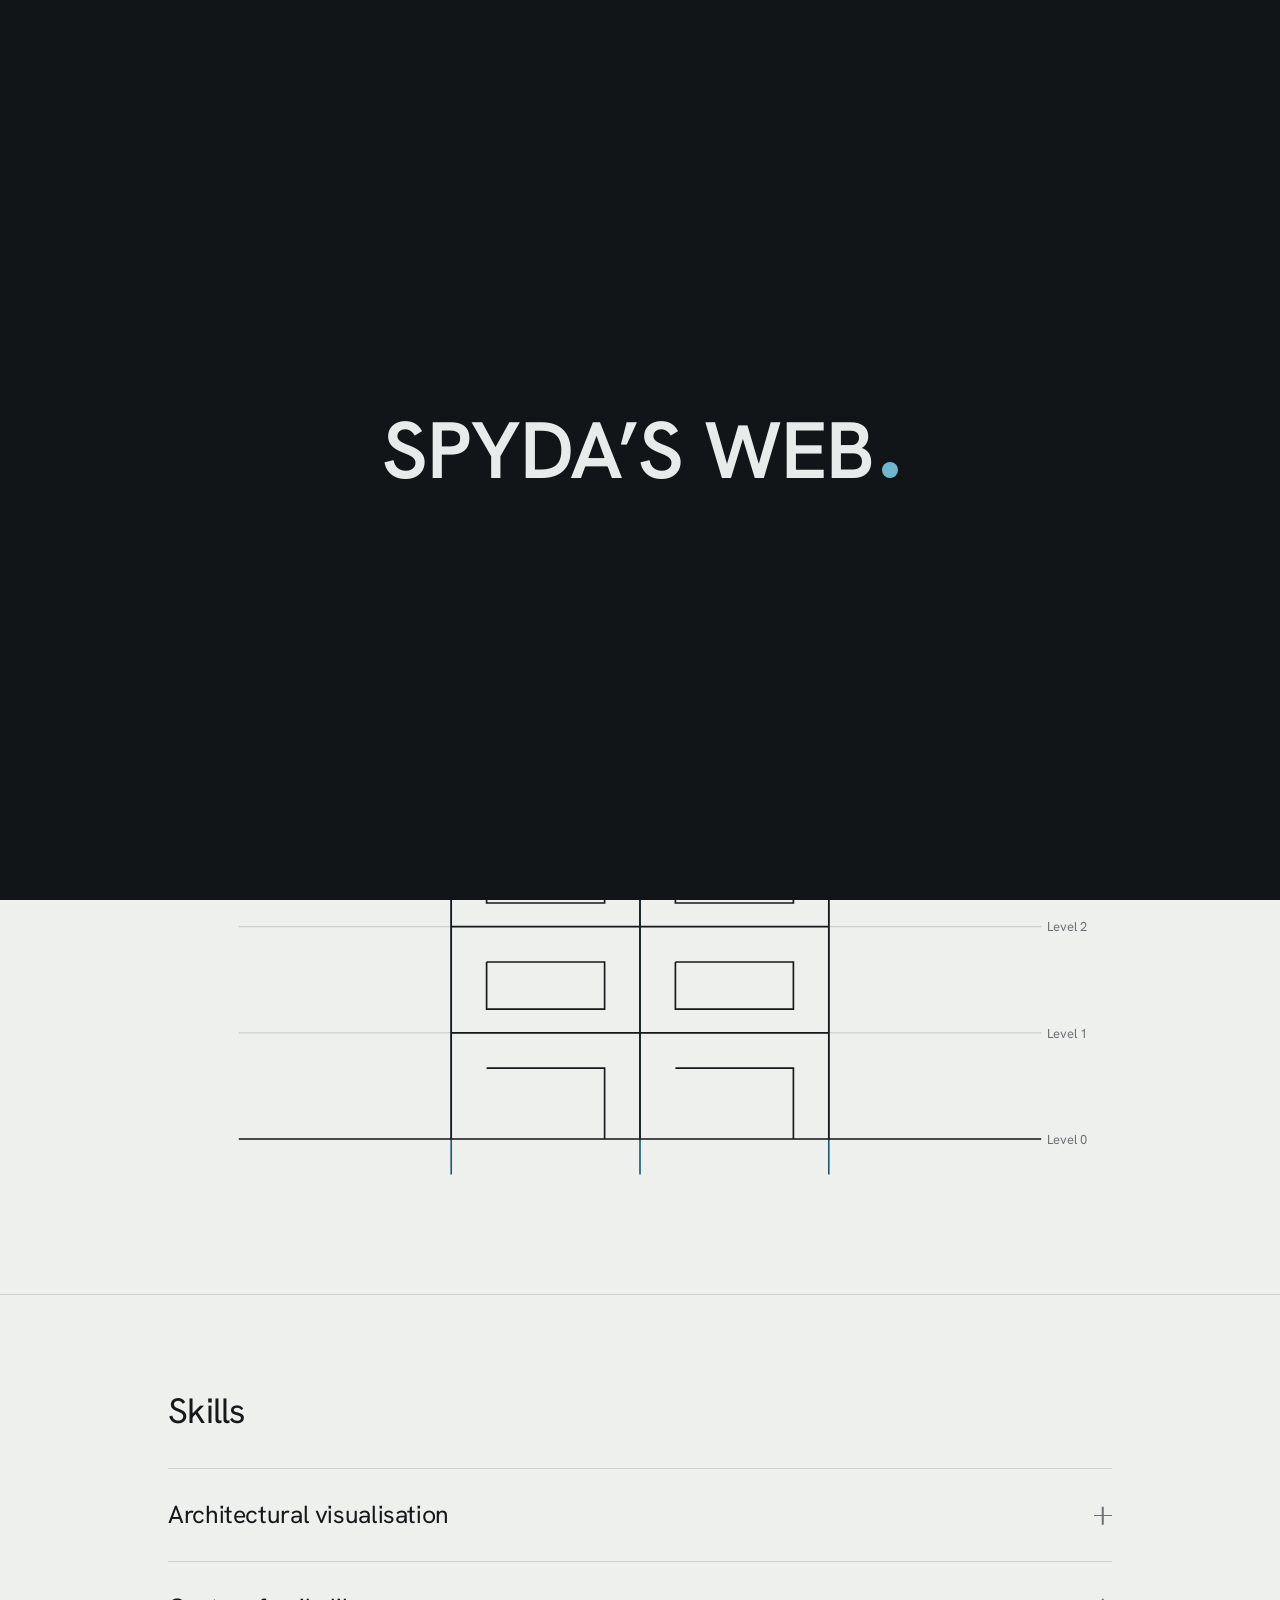
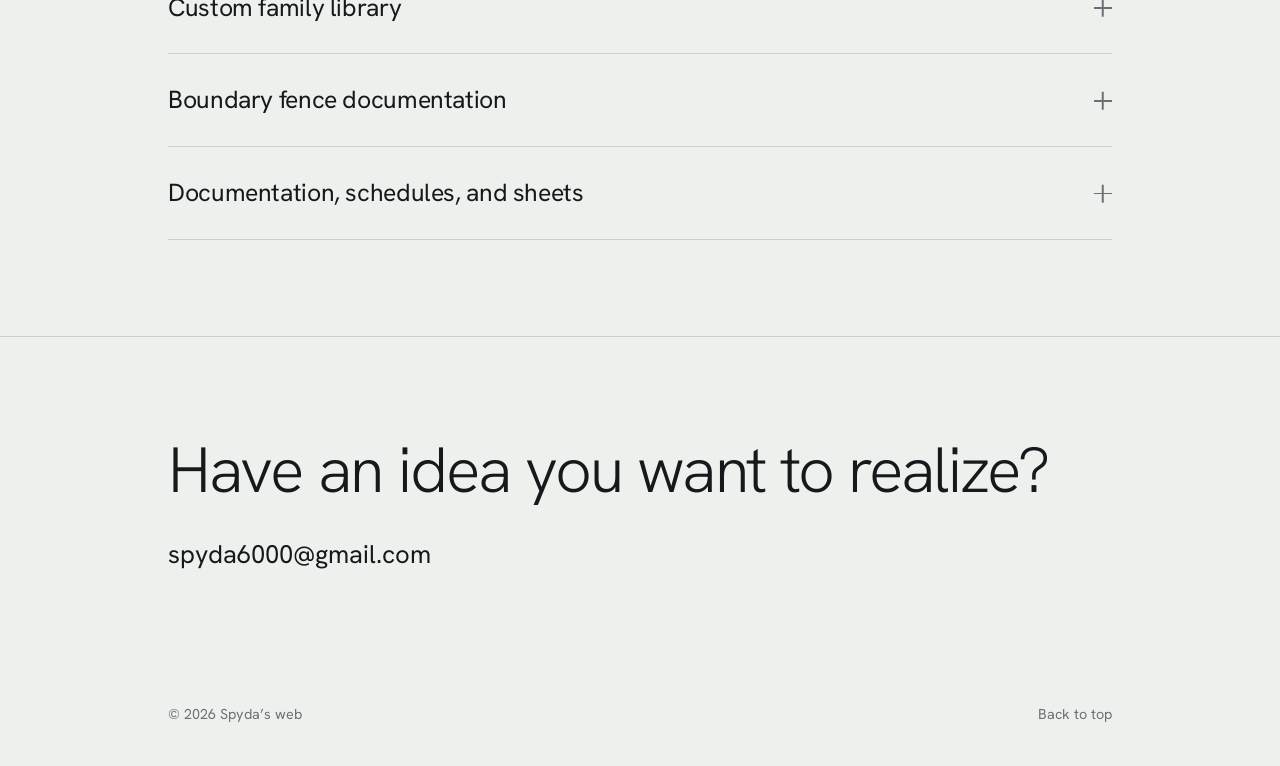
<file: index.html>
<!DOCTYPE html>
<html lang="en">
<head>
<meta charset="utf-8">
<meta name="viewport" content="width=device-width, initial-scale=1, viewport-fit=cover">
<title>Spyda’s web · BIM specialist, Revit</title>
<script>if(!matchMedia('(prefers-reduced-motion:reduce)').matches){document.documentElement.classList.add('hold','hold-logo')}</script>
<link rel="preconnect" href="https://fonts.googleapis.com">
<link rel="preconnect" href="https://fonts.gstatic.com" crossorigin>
<!-- Css files -->
<link rel="stylesheet" href="style.css">
<link href="https://fonts.googleapis.com/css2?family=Hanken+Grotesk:wght@300;400;500;600&display=swap" rel="stylesheet">
<style>

</style>
</head>
<body>

   <!-- <div id="curtain"></div> -->


<div class="veil" id="veil"></div>
<div class="mark" id="mark" aria-hidden="true"><span class="mark-t">SPYDA’S WEB<i class="dot"></i></span></div>
<div class="bg" aria-hidden="true"></div>
<svg class="geo" viewBox="0 0 1000 1000" preserveAspectRatio="xMidYMid slice" fill="none" stroke="currentColor" aria-hidden="true">
  <path d="M0 300L300 0M0 400L400 0M0 500L500 0" opacity=".6"/>
  <g class="spin">
    <circle cx="860" cy="140" r="110"/><circle cx="860" cy="140" r="190"/><circle cx="860" cy="140" r="280" stroke-dasharray="2 10"/>
    <path d="M860 -150V430M570 140H1150"/>
  </g>
  <g class="spin r">
    <rect x="40" y="740" width="200" height="200" transform="rotate(45 140 840)"/>
    <rect x="80" y="780" width="120" height="120" transform="rotate(45 140 840)"/>
    <rect x="0" y="700" width="280" height="280" stroke-dasharray="2 10" transform="rotate(45 140 840)"/>
  </g>
</svg>

<header id="site-header">
  <div class="wrap">
    <a class="logo" id="logo" href="#top">SPYDA’S WEB<i class="dot"></i></a>
    <nav aria-label="Main">
      <a class="ul" href="gallery.html">Gallery</a>
      <a class="ul" href="#skills">Skills</a>
      <a class="ul" href="#contact">Contact</a>
    </nav>
  </div>
</header>

<main id="top">
  <div class="wrap">
    <div class="hero">
      <h1 aria-label="Models that get built the way they were drawn.">
        <span aria-hidden="true"><i style="--i:0">Models that get</i></span>
        <span aria-hidden="true"><i style="--i:1">built the way</i></span>
        <span aria-hidden="true"><i style="--i:2">they were drawn.</i></span>
      </h1>
      <p class="intro">I’m Kyrian, a mechatronics engineer with an inclination toward BIM and interior modeling in Revit and SketchUp. I build coordinated models, documentation sets and families for architects and contractors.</p>
      <a class="cta" href="gallery.html">View a project</a>

      <div class="plan" aria-hidden="true">
        <svg viewBox="0 0 800 400" fill="none">
          <!-- levels -->
          <path class="d g" pathLength="1" style="--d:.1s" d="M60 350H740"/>
          <path class="d g" pathLength="1" style="--d:.2s" d="M60 260H740"/>
          <path class="d g" pathLength="1" style="--d:.3s" d="M60 170H740"/>
          <path class="d g" pathLength="1" style="--d:.4s" d="M60 80H740"/>
          <!-- grids -->
          <path class="d a" pathLength="1" style="--d:.5s" d="M240 38V380"/>
          <path class="d a" pathLength="1" style="--d:.6s" d="M400 38V380"/>
          <path class="d a" pathLength="1" style="--d:.7s" d="M560 38V380"/>
          <circle class="d a" pathLength="1" style="--d:.9s" cx="240" cy="24" r="14"/>
          <circle class="d a" pathLength="1" style="--d:1s" cx="400" cy="24" r="14"/>
          <circle class="d a" pathLength="1" style="--d:1.1s" cx="560" cy="24" r="14"/>
          <!-- building -->
          <path class="d" pathLength="1" style="--d:.8s" d="M240 350V80H560V350"/>
          <path class="d" pathLength="1" style="--d:1.2s" d="M220 80H580"/>
          <path class="d" pathLength="1" style="--d:1.3s" d="M240 260H560M240 170H560M400 80V350"/>
          <!-- openings -->
          <path class="d" pathLength="1" style="--d:1.5s" d="M270 110h100v40H270zM430 110h100v40H430z"/>
          <path class="d" pathLength="1" style="--d:1.6s" d="M270 200h100v40H270zM430 200h100v40H430z"/>
          <path class="d" pathLength="1" style="--d:1.7s" d="M270 290h100v60M430 290h100v60"/>
          <path class="d" pathLength="1" style="--d:1.9s" d="M60 350H740"/>
          <g text-anchor="middle">
            <text x="240" y="28">A</text><text x="400" y="28">B</text><text x="560" y="28">C</text>
          </g>
          <text x="745" y="354">Level 0</text>
          <text x="745" y="264">Level 1</text>
          <text x="745" y="174">Level 2</text>
          <text x="745" y="84">Roof</text>
        </svg>
      </div>
    </div>
  </div>

  <section id="skills">
    <div class="wrap">
      <div class="head"><h2>Skills</h2><span></span></div>
      <ul class="work">
        <li>
          <button aria-expanded="false" aria-controls="p3" id="b3">Architectural visualisation<span class="plus"></span></button>
          <div class="panel" id="p3" role="region" aria-labelledby="b3"><div>
            <p>Revit models taken into rendering with consistent materials and lighting, so clients see the design as it will be built.</p>
            <small>Revit, 3D rendering</small>
          </div></div>
        </li>
        <li>
          <button aria-expanded="false" aria-controls="p4" id="b4">Custom family library<span class="plus"></span></button>
          <div class="panel" id="p4" role="region" aria-labelledby="b4"><div>
            <p>Lightweight, reusable families with clean parameters and type catalogs, built to keep project files fast.</p>
            <small>Revit families, standards</small>
          </div></div>
        </li>
        <li>
          <button aria-expanded="false" aria-controls="p1" id="b1">Boundary fence documentation<span class="plus"></span></button>
          <div class="panel" id="p1" role="region" aria-labelledby="b1"><div>
            <p>Parametric fence and gate families driving plans, elevations and quantity schedules for a full property perimeter.</p>
            <small>Revit, families, </small>
          </div></div>
        </li>
        <li>
          <button aria-expanded="false" aria-controls="p2" id="b2">Documentation, schedules, and sheets<span class="plus"></span></button>
          <div class="panel" id="p2" role="region" aria-labelledby="b2"><div>
            <p>Properly annotated plans, windows and door schedules, and lovely presentaions to clients taste</p>
            <small>Presentation, sheets, and schedules</small>
          </div></div>
        </li>
      </ul>
    </div>
  </section>

  <!-- <section id="skills">
    <div class="wrap">
      <div class="head"><h2>What I do</h2><span></span></div>
      <ul class="skills">
        <li>Revit modelling</li>
        <li>Parametric families</li>
        <li>Documentation and sheets</li>
        <li>Schedules and quantities</li>
        <li>Model coordination</li>
        <li>Rendering and visualisation</li>
      </ul>
    </div>
  </section> -->

  <section id="contact" class="contact">
    <div class="wrap">
      <h2>Have an idea you want to realize?</h2>
      <a class="mail ul" href="mailto:spyda6000@gmail.com">spyda6000@gmail.com</a>
      <!-- <a class="insta ul" href="https://instagram.com/YOUR_HANDLE" target="_blank" rel="noopener noreferrer">@YOUR_HANDLE</a> -->
    </div>
  </section>
</main>

<footer>
  <div class="wrap"><span>© 2026 Spyda’s web</span><a class="ul" href="#top">Back to top</a></div>
</footer>

<script>
document.querySelectorAll('.work button').forEach(function(btn){
  btn.addEventListener('click', function(){
    var li = btn.parentElement;
    var open = li.classList.toggle('open');
    btn.setAttribute('aria-expanded', open);
    if(open){
      document.querySelectorAll('.work li.open').forEach(function(o){
        if(o!==li){ o.classList.remove('open'); o.querySelector('button').setAttribute('aria-expanded','false'); }
      });
    }
  });
});

(function(){
  var root=document.documentElement;
  if(!root.classList.contains('hold')) return;
  var veil=document.getElementById('veil'), wrap=document.getElementById('mark'), mark=wrap.firstElementChild, logo=document.getElementById('logo'), done=false;
  function finish(){ if(done) return; done=true; root.classList.remove('hold','hold-logo'); veil.remove(); wrap.remove(); }
  setTimeout(finish,5000);
  var fonts=document.fonts&&document.fonts.ready?document.fonts.ready:Promise.resolve();
  Promise.race([fonts,new Promise(function(r){setTimeout(r,1200)})]).then(function(){
    var ease='cubic-bezier(.76,0,.2,1)';
    var appear=mark.animate([{opacity:0,transform:'scale(.9)'},{opacity:1,transform:'scale(1)'}],{duration:800,easing:'cubic-bezier(.22,.8,.24,1)',fill:'forwards'});
    appear.finished.then(function(){return new Promise(function(r){setTimeout(r,350)})}).then(function(){
      var m=mark.getBoundingClientRect(), l=logo.getBoundingClientRect();
      var s=l.width/m.width;
      var dx=(l.left+l.width/2)-(m.left+m.width/2), dy=(l.top+l.height/2)-(m.top+m.height/2);
      var o={duration:950,easing:ease,fill:'forwards'};
      var fly=mark.animate([{transform:'translate(0,0) scale(1)',color:'#E7EBEA'},{transform:'translate('+dx+'px,'+dy+'px) scale('+s+')',color:getComputedStyle(logo).color}],o);
      mark.querySelector('.dot').animate([{backgroundColor:'#6FB6CF'},{backgroundColor:getComputedStyle(logo.querySelector('.dot')).backgroundColor}],o);
      veil.animate([{clipPath:'inset(0 0 0 0)'},{clipPath:'inset(0 0 100% 0)'}],{duration:800,delay:150,easing:ease,fill:'forwards'});
      setTimeout(function(){root.classList.remove('hold')},450);
      return fly.finished;
    }).then(finish).catch(finish);
  }).catch(finish);
})();

const header = document.getElementById('site-header');

const onScroll = () => {
  header.classList.toggle('scrolled', window.scrollY > 20);
};

window.addEventListener('scroll', onScroll, { passive: true });
onScroll(); // run once in case the page loads already scrolled



// curtain 
 /* Swipe UP on load — reveal the page */
    window.addEventListener('DOMContentLoaded', () => {
      requestAnimationFrame(() => {
        document.getElementById('curtain').classList.add('up');
      });
    });
 
    /* Call this for every link/button instead of href */
    function navigateTo(url) {
      const curtain = document.getElementById('curtain');
      curtain.classList.remove('up');
      curtain.classList.add('down');          // swipe DOWN to cover page
 
      setTimeout(() => {
        window.location.href = url;           // go to new page (swipe UP fires on load there)
      }, 800);                                // wait for animation to finish
    }

</script>
</body>
</html>
</file>
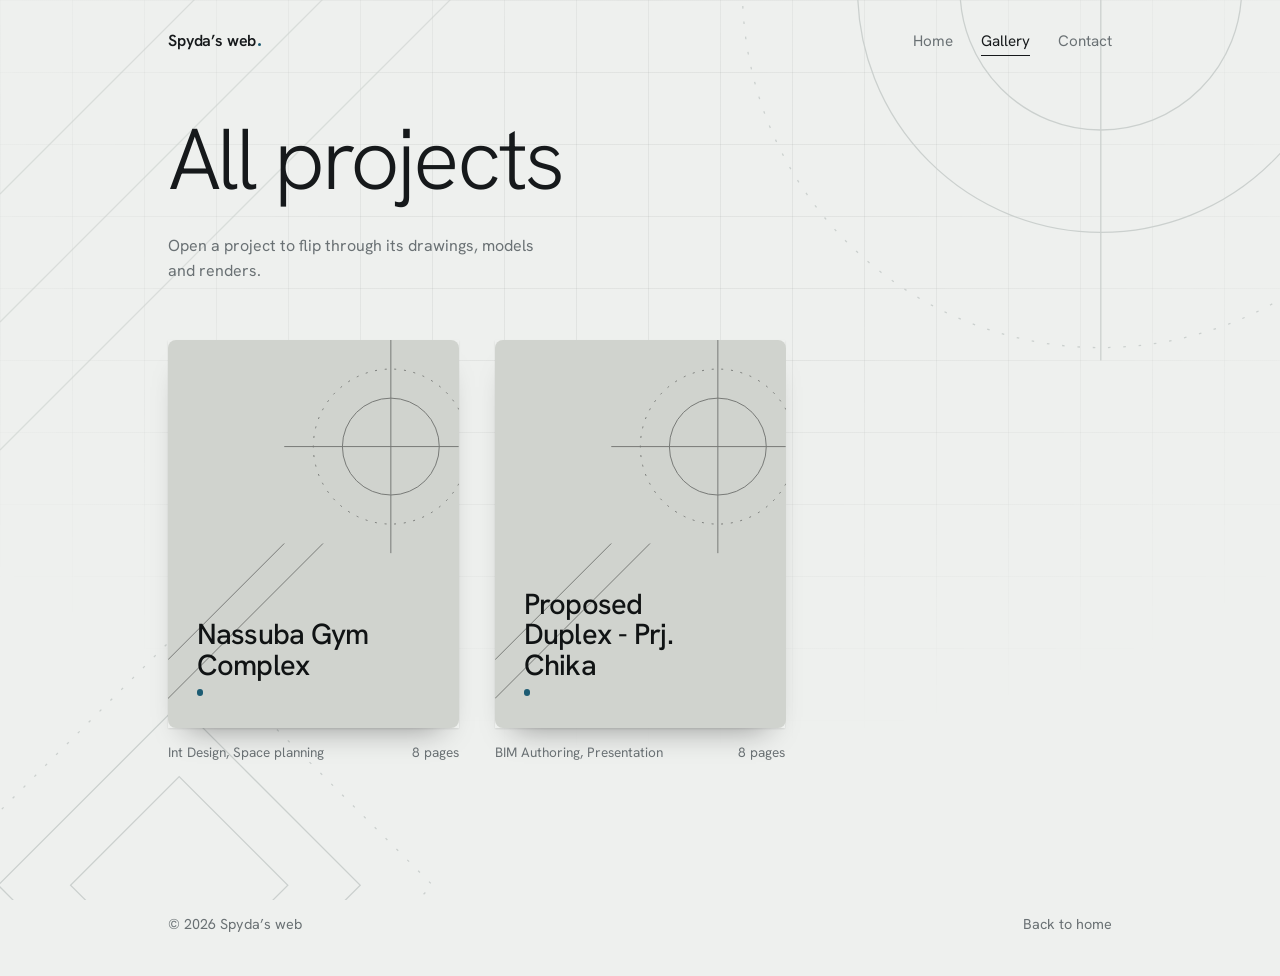
<file: gallery.html>
<!DOCTYPE html>
<html lang="en">
<head>
<meta charset="utf-8">
<meta name="viewport" content="width=device-width, initial-scale=1, viewport-fit=cover">
<title>Gallery · Spyda’s web</title>
<link rel="preconnect" href="https://fonts.googleapis.com">
<link rel="preconnect" href="https://fonts.gstatic.com" crossorigin>
<link href="https://fonts.googleapis.com/css2?family=Hanken+Grotesk:wght@300;400;500;600&display=swap" rel="stylesheet">
<link rel="stylesheet" href="gallery.css">
<link rel="stylesheet" href="style.css">
</head>
<body>

 <div id="curtain"></div>


<div class="bg" aria-hidden="true"></div>
<svg class="geo" viewBox="0 0 1000 1000" preserveAspectRatio="xMidYMid slice" fill="none" stroke="currentColor" aria-hidden="true">
  <path d="M0 300L300 0M0 400L400 0M0 500L500 0" opacity=".6"/>
  <g class="spin"><circle cx="860" cy="140" r="110"/><circle cx="860" cy="140" r="190"/><circle cx="860" cy="140" r="280" stroke-dasharray="2 10"/><path d="M860 -150V430M570 140H1150"/></g>
  <g class="spin r"><rect x="40" y="740" width="200" height="200" transform="rotate(45 140 840)"/><rect x="80" y="780" width="120" height="120" transform="rotate(45 140 840)"/><rect x="0" y="700" width="280" height="280" stroke-dasharray="2 10" transform="rotate(45 140 840)"/></g>
</svg>

<header id="site-header">
  <div class="wrap">
    <a class="logo" href="index.html">Spyda’s web<i class="dot"></i></a>
    <nav aria-label="Main">
      <a class="ul" href="index.html">Home</a>
      <a class="ul on" href="gallery.html">Gallery</a>
      <a class="ul" href="index.html#contact">Contact</a>
    </nav>
  </div>
</header>

<main class="wrap">
  <div class="top">
    <h1>All projects</h1>
    <p class="sub">Open a project to flip through its drawings, models and renders.</p>
  </div>
  <ul class="shelf" id="shelf"></ul>
</main>

<footer><div class="wrap"><span>© 2026 Spyda’s web</span><a class="ul" href="index.html">Back to home</a></div></footer>

<script src="gallery.js"></script>
<script>
var shelf=document.getElementById('shelf');
PROJECTS.forEach(function(p,i){
  var li=document.createElement('li'), a=document.createElement('a');
  a.className='card'; a.href='reader.html?p='+p.id; a.style.setProperty('--i',i);
  a.innerHTML='<div class="cover"></div><div class="meta"><span class="tag">'+p.tag+'</span><small>'+p.pages.length+' pages</small>';
  a.querySelector('.cover').appendChild(pageEl(p,0));
  li.appendChild(a); shelf.appendChild(li);
});
var cards=document.querySelectorAll('.card');
if('IntersectionObserver' in window){
  var io=new IntersectionObserver(function(es){es.forEach(function(e){if(e.isIntersecting){e.target.classList.add('in');io.unobserve(e.target)}})},{threshold:.15});
  cards.forEach(function(c){io.observe(c)});
}else{cards.forEach(function(c){c.classList.add('in')})}


const header = document.getElementById('site-header');

const onScroll = () => {
  header.classList.toggle('scrolled', window.scrollY > 20);
};

window.addEventListener('scroll', onScroll, { passive: true });
onScroll(); // run once in case the page loads already scrolled


</script>
</body>
</html>
</file>
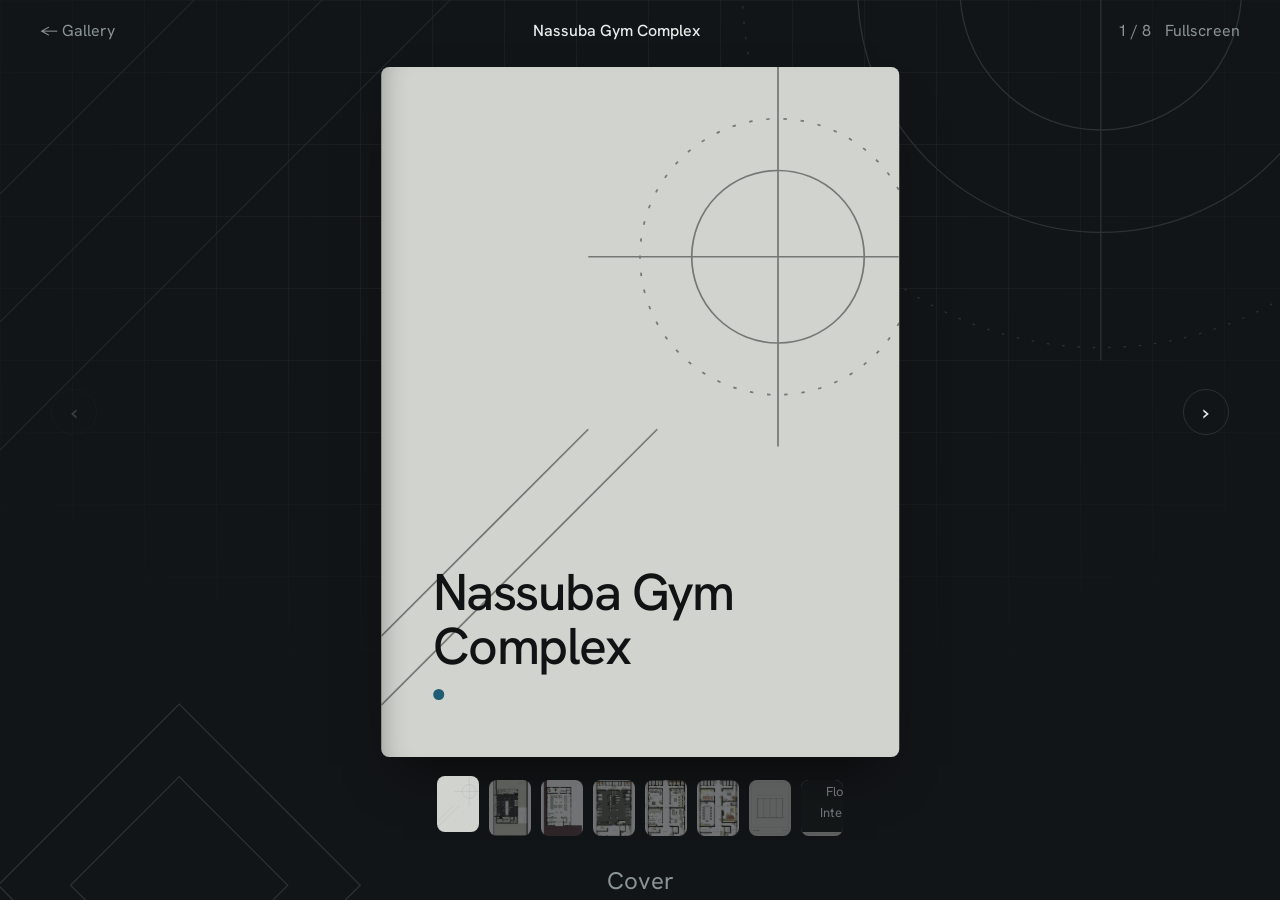
<file: reader.html>
<!DOCTYPE html>
<html lang="en" data-theme="dark">
<head>
<meta charset="utf-8">
<meta name="viewport" content="width=device-width, initial-scale=1, viewport-fit=cover">
<title>Reader · Spyda’s web</title>
<link rel="preconnect" href="https://fonts.googleapis.com">
<link rel="preconnect" href="https://fonts.gstatic.com" crossorigin>
<link href="https://fonts.googleapis.com/css2?family=Hanken+Grotesk:wght@300;400;500;600&display=swap" rel="stylesheet">
<link rel="stylesheet" href="gallery.css">
<style>
body{height:calc(100dvh - env(safe-area-inset-top,0px) - env(safe-area-inset-bottom,0px));display:flex;flex-direction:column;overflow:hidden}
button{all:unset;box-sizing:border-box;cursor:pointer}
.bar{display:flex;align-items:center;gap:16px;padding:18px clamp(16px,4vw,40px)}
.bar .title{flex:1;text-align:center;font-weight:500;white-space:nowrap;overflow:hidden;text-overflow:ellipsis}
.back{color:var(--muted);flex:none}
.right{display:flex;align-items:center;gap:14px;flex:none;color:var(--muted);font-variant-numeric:tabular-nums}
.stage{flex:1;min-height:0;display:flex;align-items:center;justify-content:center;gap:clamp(8px,2vw,28px);padding:0 clamp(8px,2vw,24px);touch-action:pan-y}
.nav{flex:none;width:46px;height:46px;border:1px solid var(--line);border-radius:50%;display:grid;place-items:center;font-size:1.5rem;line-height:1;transition:background .3s,color .3s,opacity .3s}
.nav:hover{background:var(--ink);color:var(--bg)}
.nav[disabled]{opacity:.2;pointer-events:none}
.book{position:relative;display:grid;grid-template-columns:1fr 1fr;aspect-ratio:3/2;width:min(calc(100vw - 150px),calc((100dvh - 210px)*1.5));perspective:2600px;transition:transform .8s var(--ease);cursor:pointer}
.book.solo-r{transform:translateX(-25%)}
.book.solo-l{transform:translateX(25%)}
.book.single{grid-template-columns:1fr;aspect-ratio:3/4;width:min(calc(100vw - 32px),calc((100dvh - 210px)*.75))}
.book.single .slot.l{display:none}
.slot{position:relative;min-width:0}
.slot .page:not(.blank){box-shadow:0 30px 50px -22px rgba(0,0,0,.6)}
.slot.l .page:not(.blank){box-shadow:inset -22px 0 26px -22px rgba(0,0,0,.3),0 30px 50px -22px rgba(0,0,0,.6)}
.slot.r .page:not(.blank){box-shadow:inset 22px 0 26px -22px rgba(0,0,0,.3),0 30px 50px -22px rgba(0,0,0,.6)}
.leaf{position:absolute;top:0;width:50%;height:100%;z-index:5;transform-style:preserve-3d;transition:transform .95s cubic-bezier(.6,.05,.25,1)}
.leaf.nx{right:0;transform-origin:left center}
.leaf.pv{left:0;transform-origin:right center}
.face{position:absolute;inset:0;-webkit-backface-visibility:hidden;backface-visibility:hidden}
.face.bk{transform:rotateY(180deg)}
.thumbs{display:flex;gap:10px;overflow-x:auto;padding:18px clamp(16px,4vw,40px) 20px;justify-content:safe center;scrollbar-width:none}
.thumbs::-webkit-scrollbar{display:none}
.th{flex:none;width:42px;aspect-ratio:3/4;opacity:.4;transition:opacity .3s,transform .4s var(--ease)}
.th:hover{opacity:.8}
.th.on{opacity:1;transform:translateY(-4px)}
.th .pc{display:none}
.cap{text-align:center;color:var(--muted);font-size:1.5rem;min-height:1.6em;padding:6px 16px 0; 
  /* position: absolute; bottom: 6rem; align-self: center; */
}

@media(max-width:759px){.nav{display:none}}
</style>
</head>
<body>
<div class="bg" aria-hidden="true"></div>
<svg class="geo" viewBox="0 0 1000 1000" preserveAspectRatio="xMidYMid slice" fill="none" stroke="currentColor" aria-hidden="true">
  <path d="M0 300L300 0M0 400L400 0M0 500L500 0" opacity=".6"/>
  <g class="spin"><circle cx="860" cy="140" r="110"/><circle cx="860" cy="140" r="190"/><circle cx="860" cy="140" r="280" stroke-dasharray="2 10"/><path d="M860 -150V430M570 140H1150"/></g>
  <g class="spin r"><rect x="40" y="740" width="200" height="200" transform="rotate(45 140 840)"/><rect x="80" y="780" width="120" height="120" transform="rotate(45 140 840)"/></g>
</svg>

<header class="bar">
  <a class="back ul" href="gallery.html">← Gallery</a>
  <span class="title" id="title"></span>
  <span class="right"><span id="count"></span><button id="fs" class="ul" aria-label="Toggle fullscreen">Fullscreen</button></span>
</header>

<main class="stage" id="stage">
  <button class="nav" id="prev" aria-label="Previous page">‹</button>
  <div class="book" id="book" aria-live="polite"><div class="slot l" id="L"></div><div class="slot r" id="R"></div></div>
  <button class="nav" id="next" aria-label="Next page">›</button>
</main>
<div class="thumbs" id="thumbs"></div>
<div class="cap" id="cap"></div>

<script src="gallery.js"></script>
<script>
(function(){
  var $=function(i){return document.getElementById(i)};
  var id=new URLSearchParams(location.search).get('p');
  var proj=PROJECTS.filter(function(x){return x.id===id})[0]||PROJECTS[0];
  var n=proj.pages.length, book=$('book'), L=$('L'), R=$('R'), spreads=[], single=false, cur=0, busy=false;
  document.title=proj.title+' · Spyda’s web';
  $('title').textContent=proj.title;

  function pg(i){return pageEl(proj,i)}
  function build(){
    single=innerWidth<760; spreads=[];
    if(single){for(var i=0;i<n;i++)spreads.push([i])}
    else{spreads.push([null,0]);for(var j=1;j<n;j+=2)spreads.push([j,j+1<n?j+1:null])}
    book.classList.toggle('single',single);
  }
  function first(s){var sp=spreads[s];return sp[0]!=null?sp[0]:sp[1]}
  function spreadOf(p){for(var s=0;s<spreads.length;s++)if(spreads[s].indexOf(p)>-1)return s;return 0}
  function paint(s){
    var sp=spreads[s];
    L.replaceChildren(pg(single?null:sp[0]));
    R.replaceChildren(pg(single?sp[0]:sp[1]));
  }
  function ui(s){
    var sp=spreads[s], vis=sp.filter(function(x){return x!=null}).map(function(x){return x+1});
    $('count').textContent=vis.join('–')+' / '+n;
    $('cap').textContent=sp.filter(function(x){return x!=null}).map(function(x){return proj.pages[x].t}).join('  ·  ');
    book.classList.toggle('solo-r',!single&&sp[0]==null);
    book.classList.toggle('solo-l',!single&&sp[1]==null);
    $('prev').disabled=s===0; $('next').disabled=s===spreads.length-1;
    [].forEach.call($('thumbs').children,function(t,i){t.classList.toggle('on',vis.indexOf(i+1)>-1)});
  }
  function go(s2){
    if(busy||s2<0||s2>=spreads.length||s2===cur)return;
    var dir=s2>cur?1:-1, a=spreads[cur], b=spreads[s2];
    busy=true;
    if(Math.abs(s2-cur)>1){
      book.animate([{opacity:1},{opacity:0}],{duration:160,fill:'forwards'}).finished.then(function(){
        paint(s2);cur=s2;ui(s2);
        return book.animate([{opacity:0},{opacity:1}],{duration:300}).finished;
      }).then(function(){book.getAnimations().forEach(function(x){x.cancel()});busy=false});
      return;
    }
    if(single){
      paint(s2);cur=s2;ui(s2);
      R.firstChild.animate([{opacity:0,transform:'translateX('+(dir*36)+'px)'},{opacity:1,transform:'none'}],{duration:420,easing:'cubic-bezier(.22,.8,.24,1)'}).finished.then(function(){busy=false});
      return;
    }
    var leaf=document.createElement('div');
    leaf.className='leaf '+(dir>0?'nx':'pv');
    leaf.innerHTML='<div class="face"></div><div class="face bk"></div>';
    leaf.children[0].appendChild(pg(dir>0?a[1]:a[0]));
    leaf.children[1].appendChild(pg(dir>0?b[0]:b[1]));
    if(dir>0)R.replaceChildren(pg(b[1]));else L.replaceChildren(pg(b[0]));
    book.appendChild(leaf);
    leaf.getBoundingClientRect();
    leaf.style.transform='rotateY('+(dir>0?-180:180)+'deg)';
    cur=s2;ui(s2);
    setTimeout(function(){
      if(dir>0)L.replaceChildren(pg(b[0]));else R.replaceChildren(pg(b[1]));
      leaf.remove();busy=false;
    },980);
  }

  for(var i=0;i<n;i++){(function(i){
    var t=document.createElement('button');t.className='th';t.setAttribute('aria-label','Go to page '+(i+1));
    t.appendChild(pg(i));t.onclick=function(){go(spreadOf(i))};$('thumbs').appendChild(t);
  })(i)}

  build();paint(0);ui(0);
  $('prev').onclick=function(){go(cur-1)};
  $('next').onclick=function(){go(cur+1)};
  addEventListener('keydown',function(e){
    if(e.key==='ArrowRight')go(cur+1);else if(e.key==='ArrowLeft')go(cur-1);
  });
  var x0=null;
var skip='a,button,input,select,textarea,summary';
book.addEventListener('pointerdown',function(e){x0=e.target.closest(skip)?null:e.clientX});  
book.addEventListener('pointerup',function(e){
    if(x0==null||e.target.closest(skip)){x0=null;return};
    var dx=e.clientX-x0;x0=null;
    if(dx<-50)go(cur+1);else if(dx>50)go(cur-1);
    else if(Math.abs(dx)<10){var r=book.getBoundingClientRect();go(e.clientX<r.left+r.width/2&&!single?cur-1:(single&&e.clientX<r.left+r.width*.35?cur-1:cur+1))}
  });
  $('fs').onclick=function(){
    if(document.fullscreenElement)document.exitFullscreen();
    else if(document.documentElement.requestFullscreen)document.documentElement.requestFullscreen();
  };
  var rt;addEventListener('resize',function(){
    clearTimeout(rt);rt=setTimeout(function(){
      var p=first(cur),was=single;build();
      if(was!==single){cur=spreadOf(p);paint(cur);ui(cur)}
    },200);
  });
})();
</script>
</body>
</html>
</file>
<file: style.css>
:root{
  --bg:#EEF0EE; 
  --ink:#16191B; 
  --muted:#6A7174; 
  --line:#CBD0CE; 
  --accent:#1D5C73; 
  --grid:rgba(22,25,27,.055);
    --transitions: all 400ms ease;
  --ease:cubic-bezier(.22,.8,.24,1);
  box-sizing:border-box;
  padding-top:env(safe-area-inset-top,0px);
  padding-bottom:env(safe-area-inset-bottom,0px);
}
@media (prefers-color-scheme:dark){
  :root:not([data-theme="light"]){
    --bg:#121517;
    --ink:#E7EBEA;
    --muted:#8B9496;
    --line:#2B3235;
    --accent:#6FB6CF;
    --grid:rgba(231,235,234,.05)}
}
::-webkit-scrollbar {
  display: none;
}

/* Solidify navbar on scroll */
header.window-scroll{
    background: white;
    padding: 1rem;
    border-radius: 1rem;
    transition: var(--transitions);
    nav{
        color: var(--ink);
    }
}

/* Curtain loader */
/* ── CURTAIN ── */
    #curtain {
      border-bottom-left-radius: 0.5rem;
      border-bottom-right-radius: 3rem;
      position: fixed;
      inset: 0;
      background: rgb(179, 167, 167);
      z-index: 9999;
      pointer-events: none;
      transform: translateY(0%);
      transition: transform 0.3s cubic-bezier(0.77, 0, 0.175, 1);
      /* background-image: url('Images/White/logo.png'); */
      background-position: center;
      background-size: 8rem auto;
      background-repeat: no-repeat;
      }
    #curtain.up   { transform: translateY(-100%); }
    #curtain.down { transform: translateY(0%); }


:root[data-theme="dark"]{--bg:#121517;--ink:#E7EBEA;--muted:#8B9496;--line:#2B3235;--accent:#6FB6CF;--grid:rgba(231,235,234,.05)}
*,*::before,*::after{box-sizing:inherit}
html{scroll-behavior:smooth;scroll-padding-top:env(safe-area-inset-top,0px)}
body{margin:0;background:var(--bg);color:var(--ink);font-family:"Hanken Grotesk",system-ui,-apple-system,"Segoe UI",sans-serif;font-weight:400;line-height:1.6;-webkit-font-smoothing:antialiased}
a{color:inherit;text-decoration:none}
:focus-visible{outline:2px solid var(--accent);outline-offset:4px;border-radius:2px}
header{
  position:fixed;
  top:0;
  left:0;
  right:0;
  z-index:11;
  background:transparent;
  transition:background-color .3s ease, box-shadow .3s ease;
}

header.scrolled{
  background:var(--muted);          /* solid colour */
  box-shadow:0 1px 0 rgba(0,0,0,.08);  /* optional subtle edge */
  .wrap, nav{
    color: var(--line);
  }
}

/* inner content stays centered; no longer needs to be fixed */
.wrap{
  box-sizing:border-box;
  max-width:1040px;
  margin:0 auto;
  padding:0 clamp(20px,5vw,48px);
}

header .wrap{
  display:flex;
  justify-content:space-between;
  align-items:center;
  padding-top:28px;
  padding-bottom:28px;
  transition:padding .3s ease;
}

header.scrolled .wrap{
  padding-top:16px;                    /* optional: shrink the header on scroll */
  padding-bottom:16px;
  border-radius: 0.5rem;
}

.logo{font-weight:600;letter-spacing:-.01em;display:inline-flex;align-items:baseline}

.dot{display:inline-block;width:.2em;height:.2em;border-radius:50%;background:var(--accent);margin-left:.1em}

/* intro */
.veil{position:fixed;inset:0;z-index:90;background:#121517}
.mark{position:fixed;inset:0;z-index:91;display:grid;place-items:center;pointer-events:none;color:#E7EBEA}
.mark-t{opacity:0;display:inline-flex;align-items:baseline;font-weight:600;letter-spacing:-.01em;font-size:clamp(2.2rem,9vw,5rem);line-height:1.6;will-change:transform}
.mark .dot{background:#6FB6CF}
html.hold *{animation-play-state:paused!important}
html.hold-logo{overflow:hidden}
html.hold-logo .logo{visibility:hidden}

/* ambience */
.bg{position:fixed;inset:0;z-index:-1;pointer-events:none;background-image:linear-gradient(var(--grid) 1px,transparent 1px),linear-gradient(90deg,var(--grid) 1px,transparent 1px);background-size:72px 72px;-webkit-mask-image:radial-gradient(ellipse 80% 70% at 50% 25%,#000 25%,transparent 85%);mask-image:radial-gradient(ellipse 80% 70% at 50% 25%,#000 25%,transparent 85%)}
.geo{position:fixed;inset:0;width:100%;height:100%;z-index:-1;pointer-events:none;color:var(--line)}
.spin{transform-box:fill-box;transform-origin:center;animation:spin 140s linear infinite}
.spin.r{animation-duration:200s;animation-direction:reverse}
@keyframes spin{to{transform:rotate(360deg)}}
nav{display:flex;gap:28px;font-size:.95rem;color:var(--muted)}
.ul{position:relative;transition:color .3s}
.ul::after{content:"";position:absolute;left:0;right:0;bottom:-3px;height:1px;background:currentColor;transform:scaleX(0);transform-origin:left;transition:transform .45s var(--ease)}
.ul:hover,.ul:focus-visible{color:var(--ink)}
.ul:hover::after,.ul:focus-visible::after{transform:scaleX(1)}

/* hero */
.hero{padding:clamp(48px,25vw,120px) 0 clamp(40px,8vw,96px)}
h1{font-weight:300;font-size:clamp(2.3rem,7.2vw,5.4rem);line-height:1.04;letter-spacing:-.035em;margin:0 0 28px;max-width:15ch}
h1 span{display:block;overflow:hidden;padding-bottom:.08em}
h1 span i{display:block;font-style:normal;transform:translateY(105%);animation:rise 1s var(--ease) forwards;animation-delay:calc(var(--i)*.12s + .1s)}
@keyframes rise{to{transform:none}}
.intro{max-width:46ch;color:var(--muted);font-size:1.1rem;margin:0 0 36px;opacity:0;animation:fade .9s ease forwards .7s}
@keyframes fade{to{opacity:1}}
.cta{display:inline-flex;align-items:center;gap:12px;font-weight:500;padding:10px 22px;border:1px solid var(--ink);border-radius:999px;transition:background .4s var(--ease),color .4s var(--ease);opacity:0;animation:fade .9s ease forwards .9s}
.cta:hover,.cta:focus-visible{background:var(--ink);color:var(--bg)}

.plan{margin-top:clamp(40px,7vw,80px);color:var(--ink)}
.plan svg{display:block;width:100%;height:auto;overflow:visible}
.plan .d{fill:none;stroke:currentColor;stroke-width:1.4;stroke-dasharray:1;stroke-dashoffset:1;animation:draw 1.8s var(--ease) forwards;animation-delay:var(--d,0s)}
.plan .g{stroke:var(--line);stroke-width:1}
.plan .a{stroke:var(--accent)}
.plan text{font-family:inherit;font-size:11px;fill:var(--muted);opacity:0;animation:fade .8s ease forwards 2.2s}
.plan .b{fill:var(--bg)}
@keyframes draw{to{stroke-dashoffset:0}}

/* sections */
section{padding:clamp(48px,8vw,96px) 0;border-top:1px solid var(--line)}
.head{
    transform:translateY(105%);animation:rise 1s var(--ease) forwards;animation-delay:calc(var(--i)*.12s + .1s);
    display:grid;grid-template-columns:1fr;gap:12px;margin-bottom:36px}
h2{font-weight:400;font-size:clamp(1.6rem,3.4vw,2.2rem);letter-spacing:-.02em;line-height:1.15;margin:0}
@media(min-width:760px){.head{grid-template-columns:240px 1fr}}

.work{list-style:none;margin:0;padding:0;
transform:translateY(105%);animation:rise 1s var(--ease) forwards;animation-delay:calc(var(--i)*.12s + .1s)
}
.work li{border-top:1px solid var(--line)}
.work li:last-child{border-bottom:1px solid var(--line)}
.work button{all:unset;box-sizing:border-box;cursor:pointer;width:100%;display:flex;justify-content:space-between;align-items:center;gap:20px;padding:26px 0;font-size:clamp(1.15rem,2.4vw,1.55rem);letter-spacing:-.015em;transition:padding .5s var(--ease),color .3s}
.work button:focus-visible{outline:2px solid var(--accent);outline-offset:2px}
.work button:hover{padding-left:12px}
.plus{flex:none;width:18px;height:18px;position:relative;color:var(--muted)}
.plus::before,.plus::after{content:"";position:absolute;left:0;right:0;top:50%;height:1.5px;background:currentColor;transition:transform .5s var(--ease)}
.plus::after{transform:rotate(90deg)}
li.open .plus::after{transform:rotate(0)}
li.open .plus{color:var(--accent)}
.panel{display:grid;grid-template-rows:0fr;transition:grid-template-rows .6s var(--ease)}
li.open .panel{grid-template-rows:1fr}
.panel>div{overflow:hidden}
.panel p{margin:0 0 12px;max-width:56ch;color:var(--muted)}
.panel small{display:block;margin-bottom:28px;color:var(--accent);font-weight:500}

.skills{list-style:none;margin:0;padding:0;display:grid;grid-template-columns:1fr;gap:0 40px}
.skills li{padding:16px 0;border-bottom:1px solid var(--line);transition:padding .4s var(--ease)}
.skills li:hover{padding-left:10px}
@media(min-width:620px){
.cta{
    padding: 1rem 1rem;
}
.skills{grid-template-columns:1fr 1fr}}

.contact h2{font-size:clamp(2rem,6vw,4rem);font-weight:300;letter-spacing:-.03em;margin-bottom:28px}
.mail{font-size:clamp(1.1rem,2.6vw,1.6rem)}
footer{padding:32px 0 40px;color:var(--muted);font-size:.9rem}
footer .wrap{display:flex;justify-content:space-between;gap:16px;flex-wrap:wrap}

@media (prefers-reduced-motion:reduce){
  *,*::before,*::after{animation-duration:.01ms!important;animation-delay:0s!important;transition-duration:.01ms!important}
  html{scroll-behavior:auto}
  .spin{animation:none!important}
  .veil,.mark{display:none}
}
</file>
<file: gallery.css>
:root{
  --bg:#EEF0EE;--ink:#16191B;--muted:#6A7174;--line:#CBD0CE;--accent:#1D5C73;--grid:rgba(22,25,27,.055);
  --ease:cubic-bezier(.22,.8,.24,1);
  box-sizing:border-box;
  padding-top:env(safe-area-inset-top,0px);
  padding-bottom:env(safe-area-inset-bottom,0px);
}
@media (prefers-color-scheme:dark){
  :root:not([data-theme="light"]){--bg:#121517;--ink:#E7EBEA;--muted:#8B9496;--line:#2B3235;--accent:#6FB6CF;--grid:rgba(231,235,234,.05)}
}
:root[data-theme="dark"]{--bg:#121517;--ink:#E7EBEA;--muted:#8B9496;--line:#2B3235;--accent:#6FB6CF;--grid:rgba(231,235,234,.05)}
*,*::before,*::after{box-sizing:inherit}
html{scroll-behavior:smooth}
body{margin:0;background:var(--bg);color:var(--ink);font-family:"Hanken Grotesk",system-ui,-apple-system,"Segoe UI",sans-serif;line-height:1.6;-webkit-font-smoothing:antialiased}
a{color:inherit;text-decoration:none}
:focus-visible{outline:2px solid var(--accent);outline-offset:4px;border-radius:2px}
.wrap{max-width:1040px;margin:0 auto;padding:0 clamp(20px,5vw,48px)}

header .wrap{display:flex;justify-content:space-between;align-items:center;padding-top:28px;padding-bottom:28px}
.logo{font-weight:600;letter-spacing:-.01em;display:inline-flex;align-items:baseline}
.dot{display:inline-block;width:.2em;height:.2em;border-radius:50%;background:var(--accent);margin-left:.1em}
nav{display:flex;gap:28px;font-size:.95rem;color:var(--muted)}
.ul{position:relative;transition:color .3s}
.ul::after{content:"";position:absolute;left:0;right:0;bottom:-3px;height:1px;background:currentColor;transform:scaleX(0);transform-origin:left;transition:transform .45s var(--ease)}
.ul:hover,.ul:focus-visible,.ul.on{color:var(--ink)}
.ul:hover::after,.ul:focus-visible::after,.ul.on::after{transform:scaleX(1)}

/* ambience */
.bg{position:fixed;inset:0;z-index:-1;pointer-events:none;background-image:linear-gradient(var(--grid) 1px,transparent 1px),linear-gradient(90deg,var(--grid) 1px,transparent 1px);background-size:72px 72px;-webkit-mask-image:radial-gradient(ellipse 80% 70% at 50% 25%,#000 25%,transparent 85%);mask-image:radial-gradient(ellipse 80% 70% at 50% 25%,#000 25%,transparent 85%)}
.geo{position:fixed;inset:0;width:100%;height:100%;z-index:-1;pointer-events:none;color:var(--line)}
.spin{transform-box:fill-box;transform-origin:center;animation:spin 140s linear infinite}
.spin.r{animation-duration:200s;animation-direction:reverse}
@keyframes spin{to{transform:rotate(360deg)}}

/* pages (shared by shelf covers, reader and thumbnails) */
.page{border-radius: 0.5rem; position:relative;width:100%;height:100%;background:#d0d3ce;color:#16191B;overflow:hidden;container-type:inline-size}
.page.blank{background:transparent}
.page img{display:block;width:100%;height:100%;object-fit:cover;user-select:none;-webkit-user-drag:none}
.page svg{position:absolute;inset:0;width:100%;height:100%}
.pc{position:absolute;inset:0;padding:11cqw 10cqw;display:flex;flex-direction:column;justify-content:flex-end;align-items:flex-start;gap:3cqw}
.pc span{font-size:4.4cqw;color:#0f1213}
.pc b{color:#101314; font-weight:500;font-size:10cqw;line-height:1.05;letter-spacing:-.03em;max-width:12ch}
.pc .dot{background:#1D5C73;width:2.2cqw;height:2.2cqw;margin:0}
.page-content-links {
  position: absolute;
  top: 5px;
  left: 40px;
  right: 40px;
  bottom: 60px;
  z-index: 10;
  display: flex;
  flex-direction: column;
  justify-content: center;
  align-items: center;
  text-align: center;
}

.page-content-links h3 {
  font-family: 'Hanken Grotesk', sans-serif;
  margin-bottom: 20px;
  color: #16191B;
}

.links-container {
  display: flex;
  flex-direction: column;
  gap: 5px;
}

.page-link {
  display: inline-block;
  padding: 8px 16px;
  background-color: #16191B;
  color: #ffffff;
  text-decoration: none;
  border-radius: 4px;
  font-family: 'Hanken Grotesk', sans-serif;
  font-size: 13px;
  transition: background-color 0.2s;
}

.page-link:hover {
  background-color: #33393d;
}

/* shelf */
.top{padding:clamp(40px,30vw,88px) 0 clamp(28px,5vw,56px); margin-top: 3vh;}
h1{font-weight:300;font-size:clamp(2.2rem,6vw,4.2rem);letter-spacing:-.035em;line-height:1.05;margin:0 0 16px}
.sub{color:var(--muted);max-width:44ch;margin:0}
.shelf{list-style:none;margin:0;padding:0 0 clamp(60px,10vw,120px);display:grid;grid-template-columns:repeat(auto-fill,minmax(min(100%,230px),1fr));gap:clamp(32px,5vw,56px) clamp(20px,3vw,36px)}
.card{display:block;opacity:0;transform:translateY(28px);transition:opacity .9s var(--ease),transform .9s var(--ease);transition-delay:calc(var(--i)*80ms)}
.card.in{opacity:1;transform:none}
.cover{aspect-ratio:3/4;box-shadow:0 1px 2px rgba(0,0,0,.1),0 18px 30px -18px rgba(0,0,0,.4);transition:transform .6s var(--ease),box-shadow .6s var(--ease)}
.card:hover .cover,.card:focus-visible .cover{transform:translateY(-10px);box-shadow:0 1px 2px rgba(0,0,0,.1),0 30px 40px -20px rgba(0,0,0,.45)}
.meta{display:flex;justify-content:space-between;gap:12px;padding-top:16px;font-weight:500;line-height:1.3}
.meta small,.tag{color:var(--muted);font-weight:400;font-size:.85rem;white-space:nowrap}
.tag{display:block;white-space:normal}

footer{padding:32px 0 40px;color:var(--muted);font-size:.9rem}
footer .wrap{display:flex;justify-content:space-between;gap:16px;flex-wrap:wrap}


/* zoom icon + lightbox */
.zoom{position:absolute;right:3.5cqw;bottom:3.5cqw;width:36px;height:36px;padding:0;border:0;border-radius:50%;background:rgba(18,21,23,.62);color:#fff;display:grid;place-items:center;cursor:pointer;opacity:0;transition:opacity .3s,background .3s;-webkit-backdrop-filter:blur(6px);backdrop-filter:blur(6px)}
.page:hover .zoom,.zoom:focus-visible{opacity:1}
@media(hover:none){.zoom{opacity:1}}
.zoom:hover{background:#121517}
.page .zoom svg{position:static;width:18px;height:18px}
.th .zoom,.cover .zoom{display:none}
.lb{position:fixed;inset:0;z-index:200;background:rgba(10,12,13,.94);display:flex;flex-direction:column;color:#E7EBEA;opacity:0;transition:opacity .3s}
.lb.in{opacity:1}
.lb-bar{display:flex;justify-content:space-between;align-items:center;gap:16px;padding:calc(16px + env(safe-area-inset-top,0px)) 20px 12px}
.lb-bar button{width:40px;height:40px;margin-left:8px;border-radius:50%;border:1px solid #2b323500;background:none;color:inherit;font-size:1.3rem;cursor:pointer;transition:background .3s,color .3s}
.lb-bar button:hover{background:#e7ebea00;color:#fdfeff}
.lb{--p:clamp(16px,4vw,56px)}
.lb-stage{flex:1;min-height:0;position:relative;overflow:hidden;touch-action:none;cursor:grab}
.lb-stage img{position:absolute;top:var(--p);left:var(--p);width:calc(100% - 2*var(--p));height:calc(100% - 2*var(--p));object-fit:contain;user-select:none;-webkit-user-drag:none;will-change:transform}
@media (prefers-reduced-motion:reduce){
  *,*::before,*::after{animation-duration:.01ms!important;animation-delay:0s!important;transition-duration:.01ms!important;transition-delay:0s!important}
  html{scroll-behavior:auto}
  .spin{animation:none!important}
}
</file>
